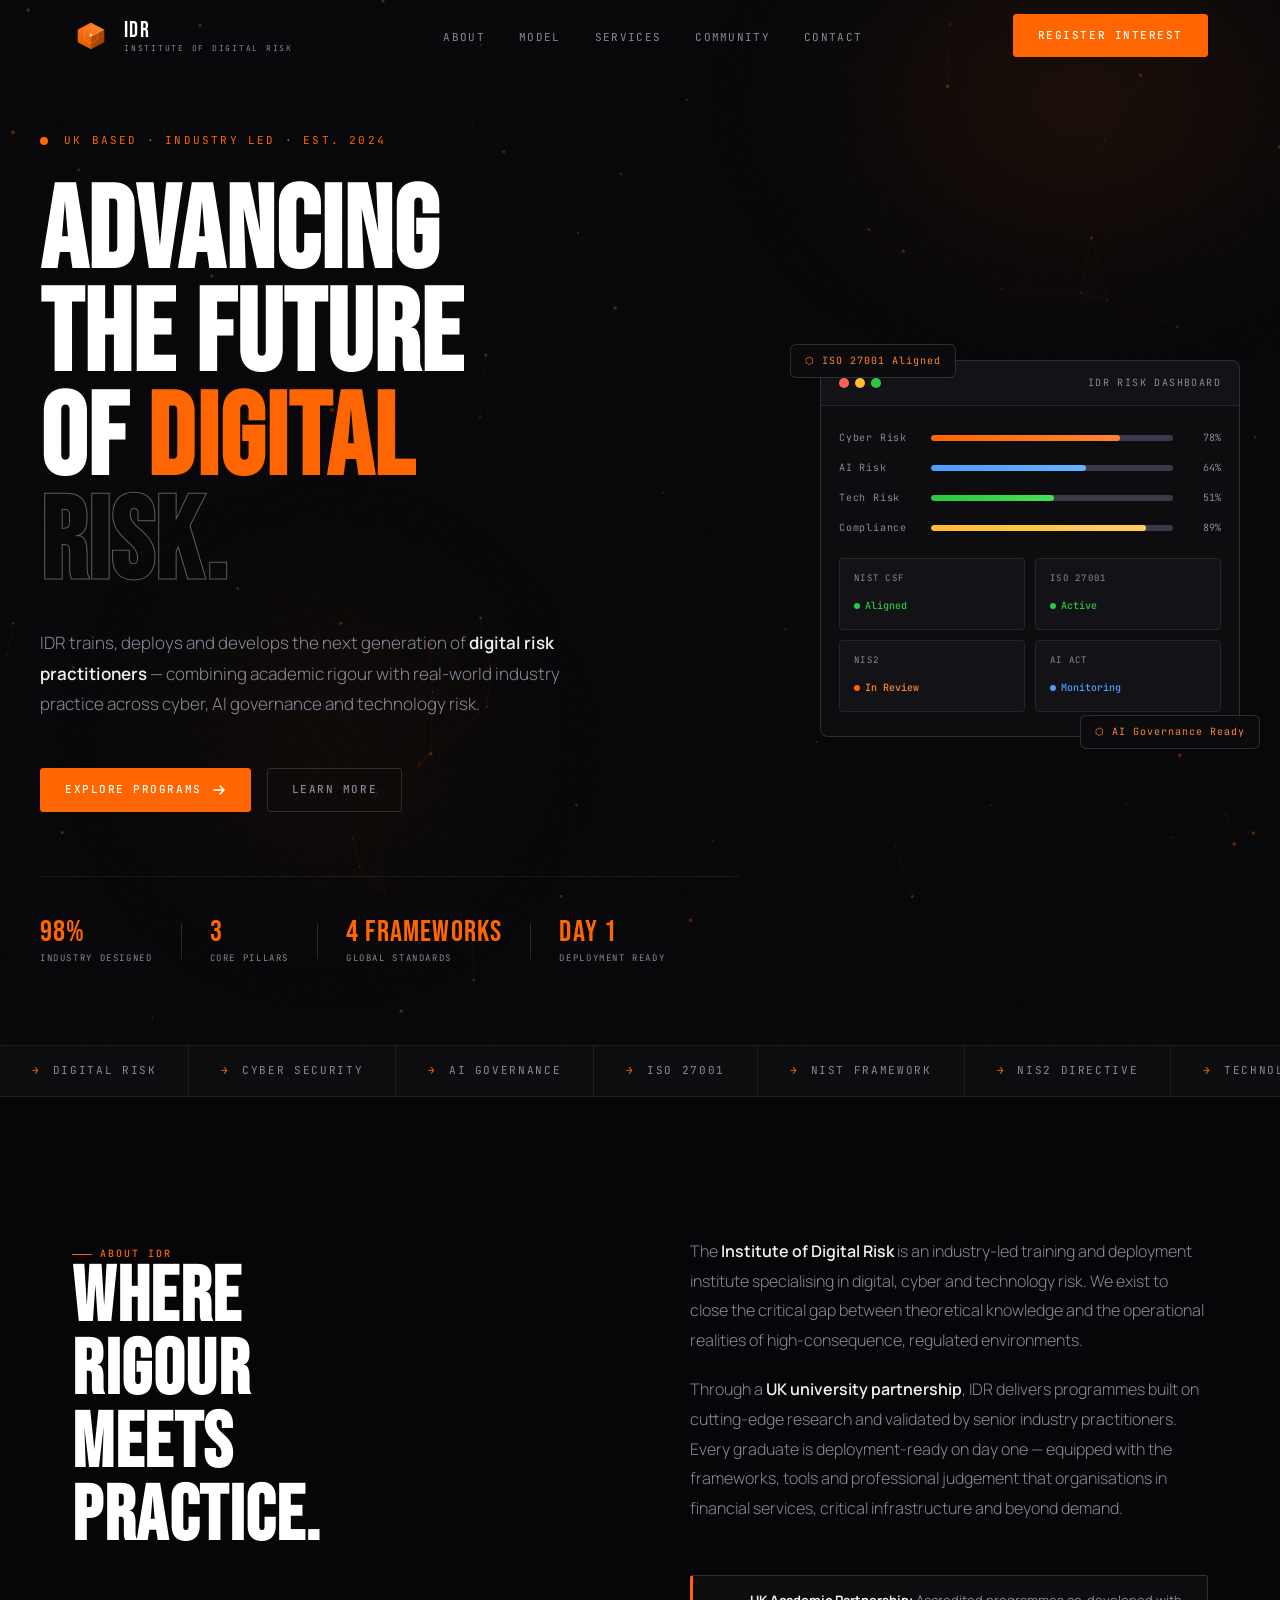
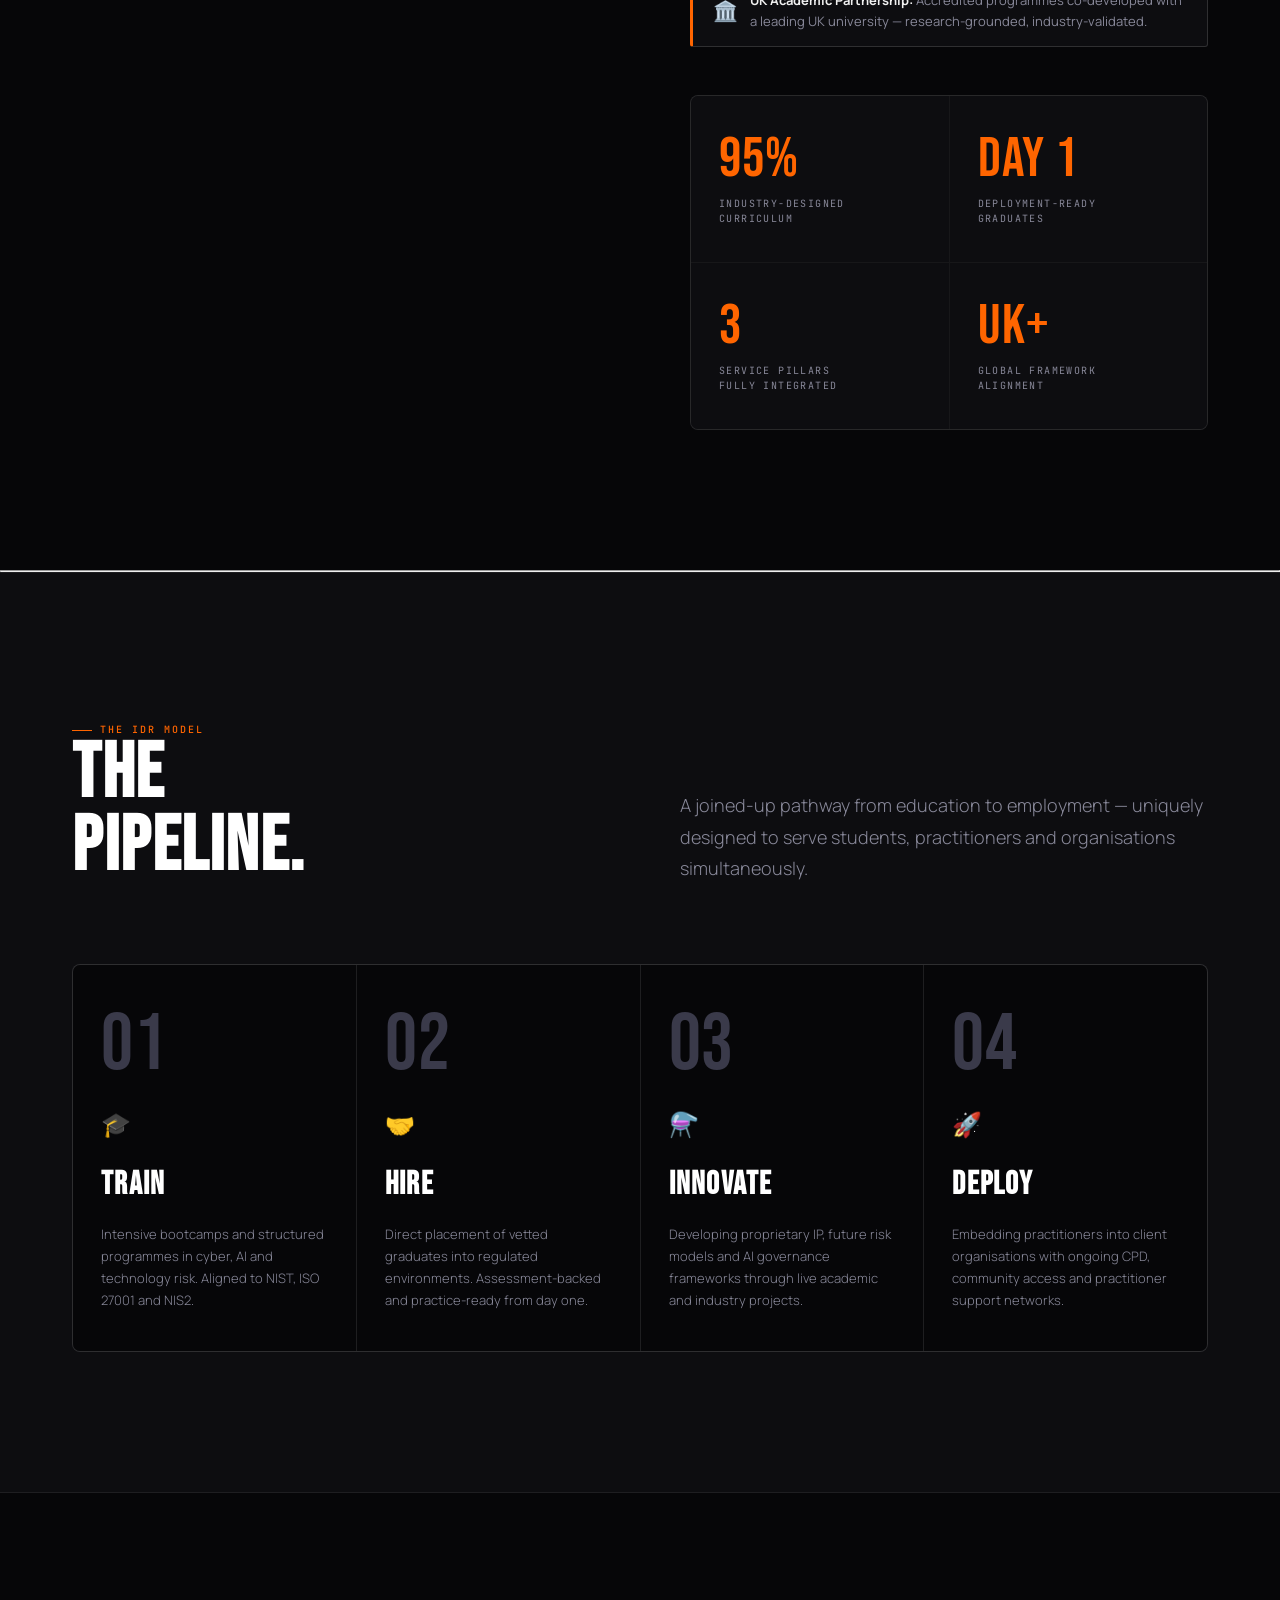
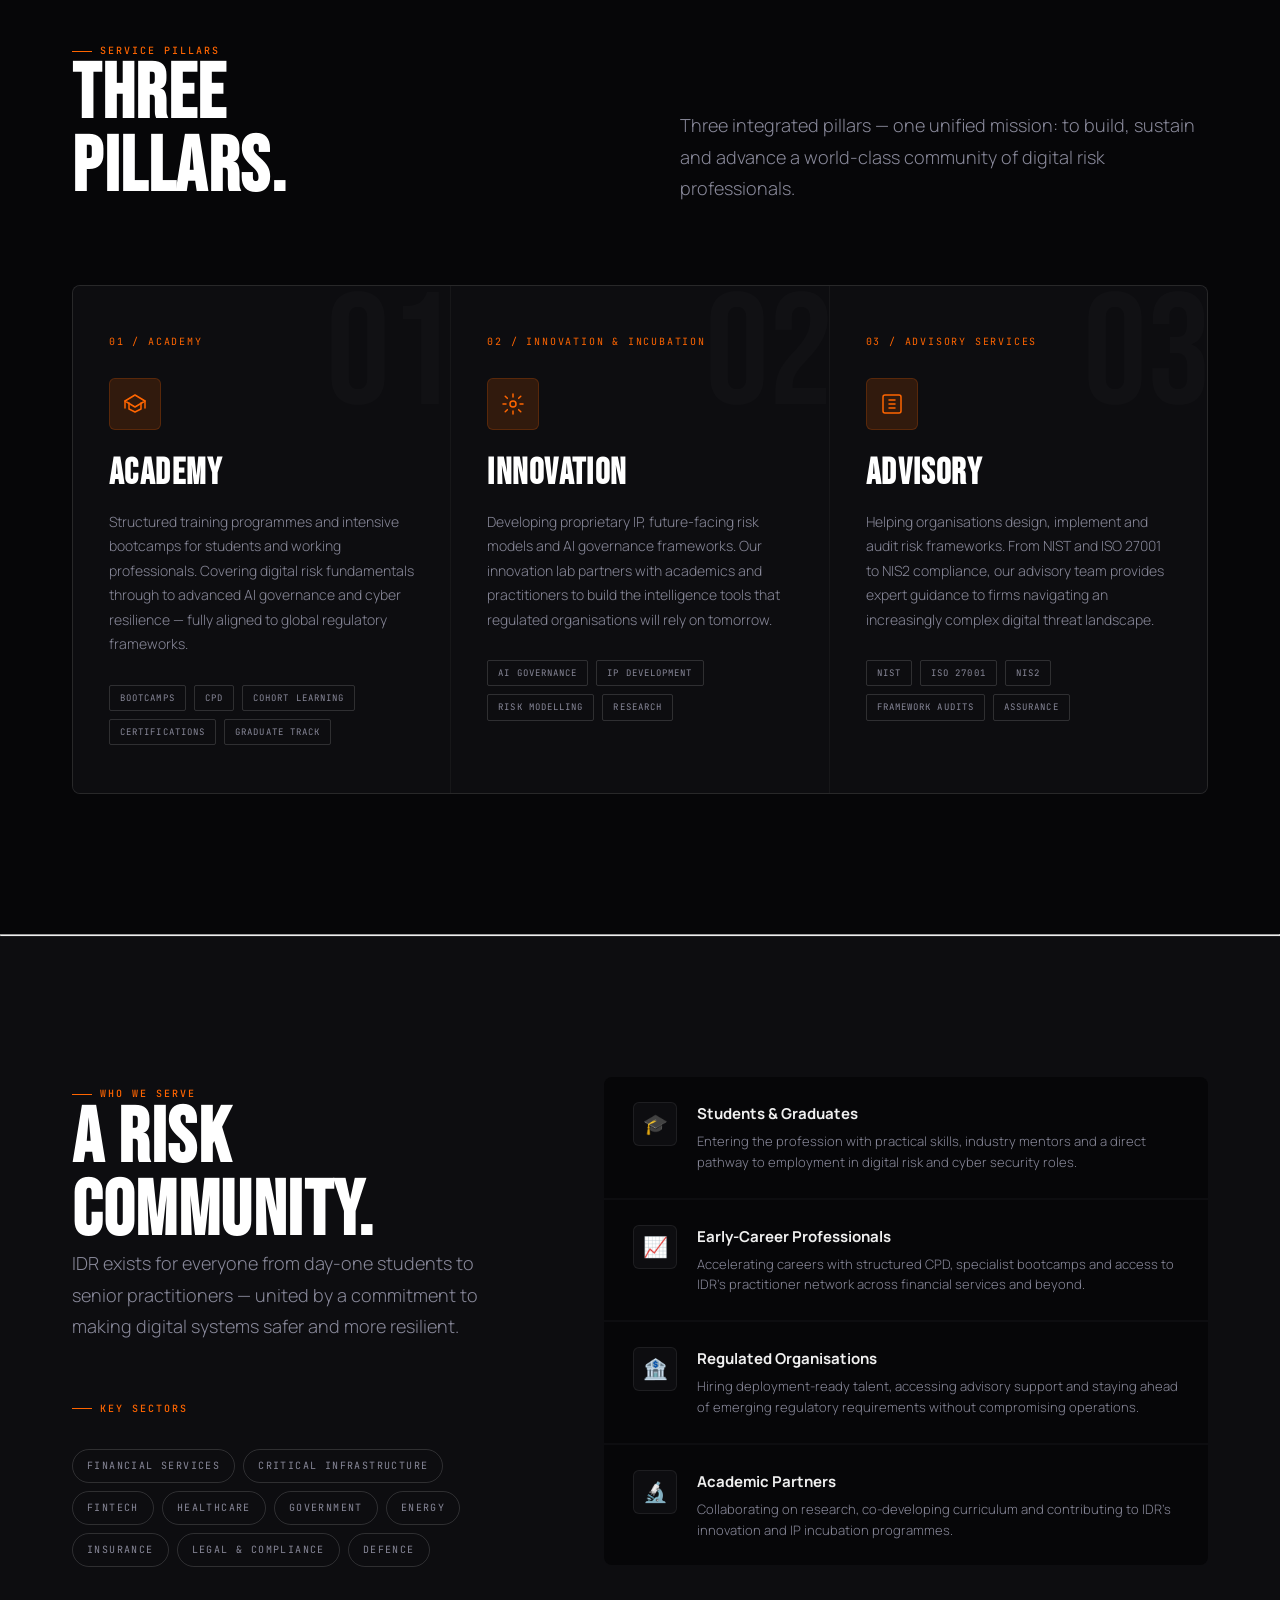
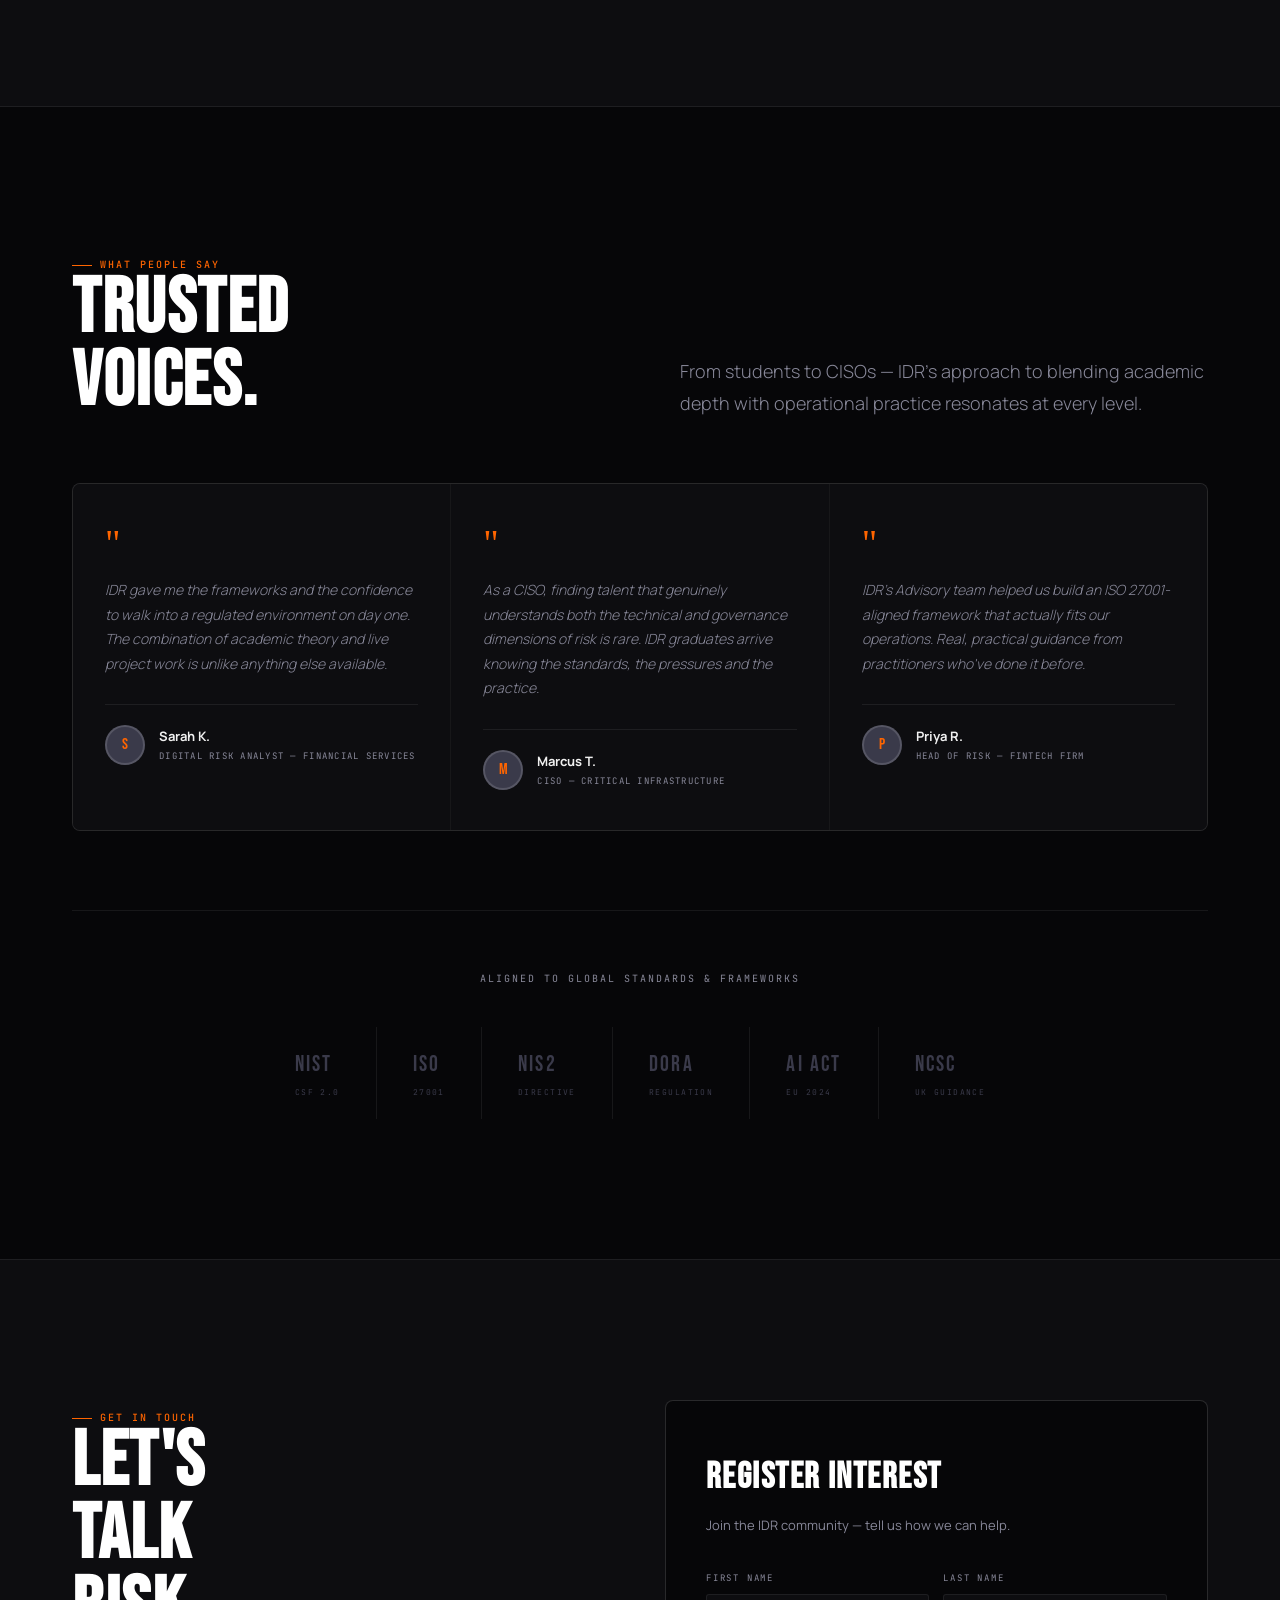
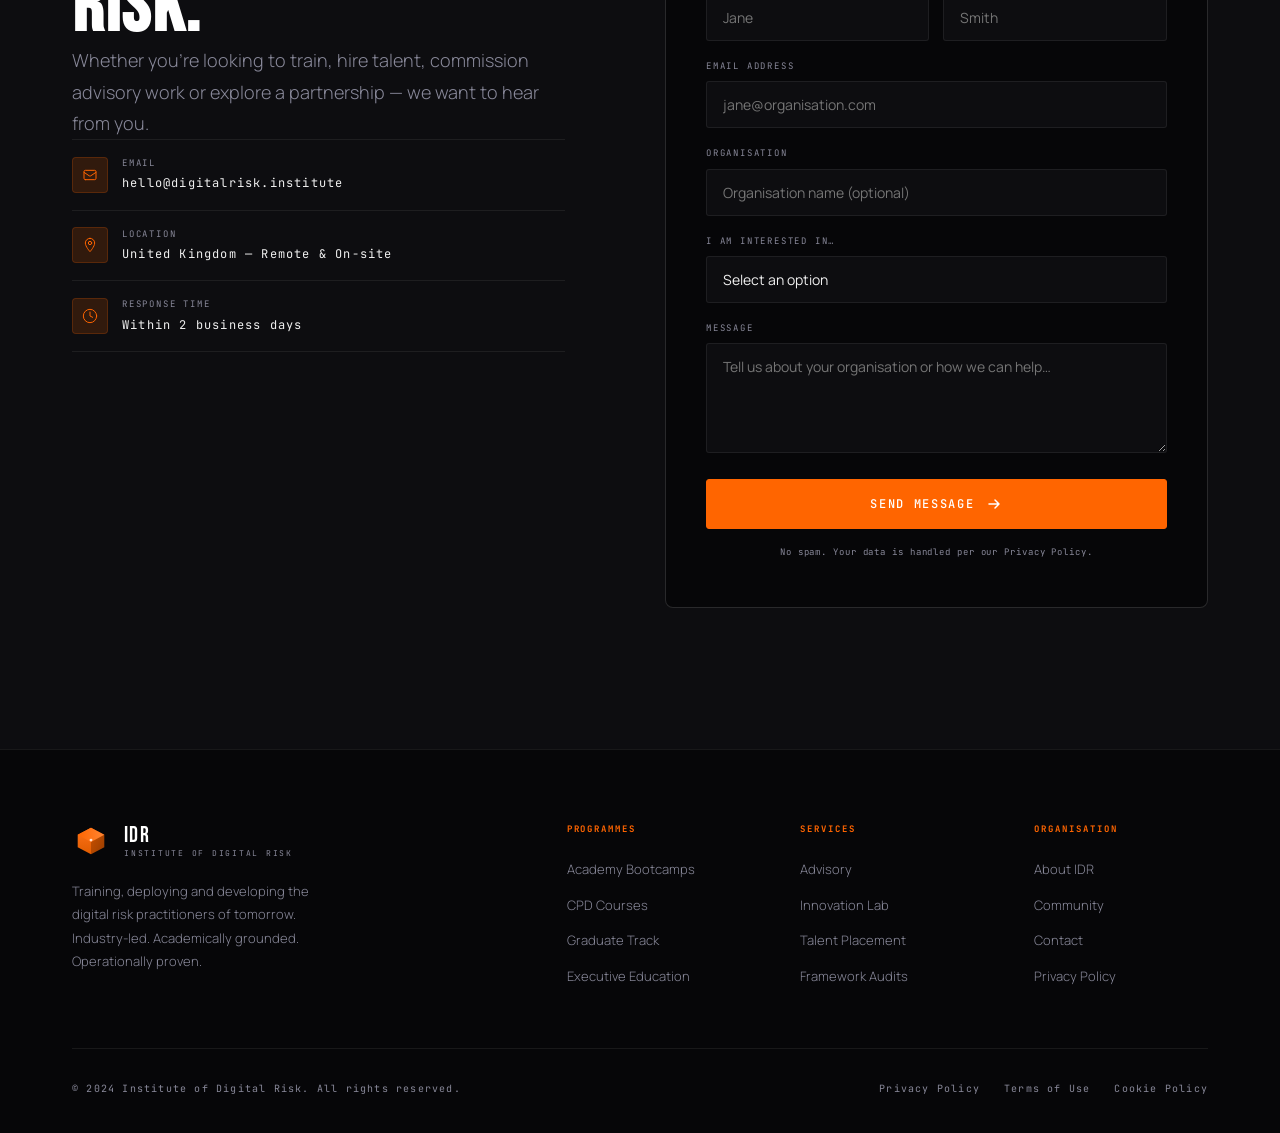
<file: index.html>
<!doctype html>
<html lang="en">
  <head>
    <meta charset="UTF-8" />
    <meta name="viewport" content="width=device-width, initial-scale=1.0" />
    <meta
      name="description"
      content="Institute of Digital Risk — training, deploying and developing the next generation of digital risk practitioners across cyber, AI and technology risk."
    />
    <meta
      name="keywords"
      content="digital risk, cyber security training, AI governance, technology risk, ISO 27001, NIST, NIS2, digital risk institute, UK"
    />
    <meta name="author" content="Institute of Digital Risk" />
    <meta name="robots" content="index, follow" />

    <!-- Canonical -->
    <link rel="canonical" href="https://idr-website-eight.vercel.app/" />

    <!-- Open Graph — controls preview on LinkedIn, WhatsApp, Facebook -->
    <meta property="og:type" content="website" />
    <meta property="og:url" content="https://idr-website-eight.vercel.app/" />
    <meta property="og:title" content="Institute of Digital Risk | IDR" />
    <meta
      property="og:description"
      content="Training, deploying and developing the next generation of digital risk practitioners. Industry-led. Academically grounded. Operationally proven."
    />
    <meta
      property="og:image"
      content="https://idr-website-eight.vercel.app/images/og-image.png"
    />
    <meta property="og:image:width" content="1200" />
    <meta property="og:image:height" content="630" />
    <meta property="og:site_name" content="Institute of Digital Risk" />
    <meta property="og:locale" content="en_GB" />

    <!-- Twitter / X Card -->
    <meta name="twitter:card" content="summary_large_image" />
    <meta name="twitter:title" content="Institute of Digital Risk | IDR" />
    <meta
      name="twitter:description"
      content="Training, deploying and developing the next generation of digital risk practitioners. Industry-led. Academically grounded. Operationally proven."
    />
    <meta
      name="twitter:image"
      content="https://idr-website-eight.vercel.app/images/og-image.png"
    />

    <!-- Favicons -->
    <link rel="icon" type="image/x-icon" href="/images/favicon.ico" />
    <link
      rel="icon"
      type="image/png"
      sizes="32x32"
      href="/images/favicon-32.png"
    />
    <link
      rel="apple-touch-icon"
      sizes="256x256"
      href="/images/favicon-256.png"
    />
    <meta name="theme-color" content="#ff6500" />

    <title>Institute of Digital Risk | IDR</title>

    <!-- Fonts -->
    <link rel="preconnect" href="https://fonts.googleapis.com" />
    <link rel="preconnect" href="https://fonts.gstatic.com" crossorigin />
    <link
      href="https://fonts.googleapis.com/css2?family=Bebas+Neue&family=Manrope:wght@300;400;500;600;700;800&family=JetBrains+Mono:wght@400;500&display=swap"
      rel="stylesheet"
    />

    <!-- Stylesheet -->
    <link rel="stylesheet" href="/css/style.css" />
  </head>

  <body>
    <!-- Skip to content — keyboard accessibility -->
    <a href="#about" class="skip-link">Skip to content</a>

    <!-- Custom cursor -->
    <div id="cursor" aria-hidden="true"></div>
    <div id="cursor-ring" aria-hidden="true"></div>

    <!-- ============================================================
       NAVIGATION
  ============================================================ -->
    <nav id="navbar" role="navigation" aria-label="Main navigation">
      <div class="wrap nav-inner">
        <a href="#hero" class="nav-logo" aria-label="IDR Home">
          <div class="nav-logo-mark">
            <svg
              viewBox="0 0 80 80"
              fill="none"
              xmlns="http://www.w3.org/2000/svg"
              aria-hidden="true"
            >
              <defs>
                <linearGradient id="lg1" x1="0" y1="0" x2="1" y2="0">
                  <stop offset="0%" stop-color="#ff6500" />
                  <stop offset="100%" stop-color="#ff8533" />
                </linearGradient>
                <linearGradient id="lg2" x1="0" y1="0" x2="1" y2="1">
                  <stop offset="0%" stop-color="#cc5200" />
                  <stop offset="100%" stop-color="#993d00" />
                </linearGradient>
                <linearGradient id="lg3" x1="0" y1="0" x2="0" y2="1">
                  <stop offset="0%" stop-color="#ff7219" />
                  <stop offset="100%" stop-color="#e05c00" />
                </linearGradient>
              </defs>
              <polygon
                points="40,12 12,27 12,53 40,68 40,42"
                fill="url(#lg3)"
              />
              <polygon
                points="40,12 68,27 68,53 40,68 40,42"
                fill="url(#lg2)"
              />
              <polygon points="40,12 12,27 40,42 68,27" fill="url(#lg1)" />
              <path
                d="M40 20 L54 27 L54 40 Q54 50 40 55 Q26 50 26 40 L26 27 Z"
                fill="none"
                stroke="rgba(255,255,255,0.25)"
                stroke-width="1.5"
              />
              <circle cx="40" cy="38" r="3" fill="white" opacity="0.8" />
            </svg>
          </div>
          <div class="nav-logo-text">
            <span class="logo-abbr">IDR</span>
            <span class="logo-full">Institute of Digital Risk</span>
          </div>
        </a>

        <ul class="nav-links" role="list">
          <li><a href="#about" class="nav-link">About</a></li>
          <li><a href="#pipeline" class="nav-link">Model</a></li>
          <li><a href="#services" class="nav-link">Services</a></li>
          <li><a href="#community" class="nav-link">Community</a></li>
          <li><a href="#contact" class="nav-link">Contact</a></li>
        </ul>

        <div class="nav-cta-wrap">
          <a href="#contact" class="btn btn-primary">Register Interest</a>
        </div>

        <button
          class="hamburger"
          id="hamburger"
          aria-label="Toggle menu"
          aria-expanded="false"
        >
          <span></span><span></span><span></span>
        </button>
      </div>
    </nav>

    <!-- Mobile nav -->
    <nav class="mobile-nav" id="mobileNav" aria-label="Mobile navigation">
      <a href="#about" class="mobile-nav-link" data-mobile-link>About</a>
      <a href="#pipeline" class="mobile-nav-link" data-mobile-link>Model</a>
      <a href="#services" class="mobile-nav-link" data-mobile-link>Services</a>
      <a href="#community" class="mobile-nav-link" data-mobile-link
        >Community</a
      >
      <a href="#contact" class="mobile-nav-link" data-mobile-link>Contact</a>
      <div class="mobile-nav-bottom">
        <a href="#contact" class="btn btn-primary" data-mobile-link
          >Register Interest →</a
        >
      </div>
    </nav>

    <!-- ============================================================
       MAIN CONTENT
  ============================================================ -->
    <main>
      <!-- HERO -->
      <section id="hero" aria-label="Hero">
        <canvas id="hero-canvas" aria-hidden="true"></canvas>
        <div class="hero-glow hero-glow-1" aria-hidden="true"></div>
        <div class="hero-glow hero-glow-2" aria-hidden="true"></div>

        <div class="wrap hero-inner">
          <div class="hero-copy">
            <div class="hero-eyebrow">
              <span class="eyebrow-dot" aria-hidden="true"></span>
              <span class="eyebrow-text"
                >UK Based · Industry Led · Est. 2024</span
              >
            </div>

            <h1 class="hero-headline">
              <span id="scramble-text">ADVANCING</span><br />
              THE FUTURE<br />
              OF <span class="accent">DIGITAL</span><br />
              <span class="outline">RISK.</span>
            </h1>

            <p class="hero-sub">
              IDR trains, deploys and develops the next generation of
              <strong>digital risk practitioners</strong> — combining academic
              rigour with real-world industry practice across cyber, AI
              governance and technology risk.
            </p>

            <div class="hero-actions">
              <a href="#services" class="btn btn-primary">
                Explore Programs
                <svg
                  width="14"
                  height="14"
                  viewBox="0 0 14 14"
                  fill="none"
                  aria-hidden="true"
                >
                  <path
                    d="M2 7h10M8 3l4 4-4 4"
                    stroke="currentColor"
                    stroke-width="1.5"
                    stroke-linecap="round"
                    stroke-linejoin="round"
                  />
                </svg>
              </a>
              <a href="#about" class="btn btn-ghost">Learn More</a>
            </div>

            <div class="hero-trust" aria-label="Key facts">
              <div class="trust-item">
                <span
                  class="trust-val"
                  data-count-to="100"
                  data-count-suffix="%"
                  >0%</span
                >
                <span class="trust-label">Industry Designed</span>
              </div>
              <div class="trust-sep" aria-hidden="true"></div>
              <div class="trust-item">
                <span class="trust-val" data-count-to="3" data-count-suffix=""
                  >0</span
                >
                <span class="trust-label">Core Pillars</span>
              </div>
              <div class="trust-sep" aria-hidden="true"></div>
              <div class="trust-item">
                <span
                  class="trust-val"
                  data-count-to="4"
                  data-count-suffix=" Frameworks"
                  >0</span
                >
                <span class="trust-label">Global Standards</span>
              </div>
              <div class="trust-sep" aria-hidden="true"></div>
              <div class="trust-item">
                <span class="trust-val">Day 1</span>
                <span class="trust-label">Deployment Ready</span>
              </div>
            </div>
          </div>

          <div class="hero-visual" aria-hidden="true">
            <div class="vis-chip vis-chip-1">⬡ ISO 27001 Aligned</div>
            <div class="vis-chip vis-chip-2">⬡ AI Governance Ready</div>

            <div class="risk-card">
              <div class="risk-card-header">
                <div class="risk-card-dots">
                  <span class="rcd-1"></span><span class="rcd-2"></span
                  ><span class="rcd-3"></span>
                </div>
                <span class="risk-card-label">IDR Risk Dashboard</span>
              </div>
              <div class="risk-card-body">
                <div class="gauge-row">
                  <span class="gauge-label">Cyber Risk</span>
                  <div class="gauge-track">
                    <div
                      class="gauge-fill"
                      data-width="78"
                      style="
                        background: linear-gradient(90deg, #ff6500, #ff8533);
                      "
                    ></div>
                  </div>
                  <span class="gauge-val">78%</span>
                </div>
                <div class="gauge-row">
                  <span class="gauge-label">AI Risk</span>
                  <div class="gauge-track">
                    <div
                      class="gauge-fill"
                      data-width="64"
                      style="
                        background: linear-gradient(90deg, #4a9eff, #66b2ff);
                      "
                    ></div>
                  </div>
                  <span class="gauge-val">64%</span>
                </div>
                <div class="gauge-row">
                  <span class="gauge-label">Tech Risk</span>
                  <div class="gauge-track">
                    <div
                      class="gauge-fill"
                      data-width="51"
                      style="
                        background: linear-gradient(90deg, #28c840, #44e058);
                      "
                    ></div>
                  </div>
                  <span class="gauge-val">51%</span>
                </div>
                <div class="gauge-row">
                  <span class="gauge-label">Compliance</span>
                  <div class="gauge-track">
                    <div
                      class="gauge-fill"
                      data-width="89"
                      style="
                        background: linear-gradient(90deg, #febc2e, #ffd060);
                      "
                    ></div>
                  </div>
                  <span class="gauge-val">89%</span>
                </div>
                <div class="status-grid">
                  <div class="status-item">
                    <div class="status-name">NIST CSF</div>
                    <span class="status-badge s-green"
                      ><span class="dot"></span>Aligned</span
                    >
                  </div>
                  <div class="status-item">
                    <div class="status-name">ISO 27001</div>
                    <span class="status-badge s-green"
                      ><span class="dot"></span>Active</span
                    >
                  </div>
                  <div class="status-item">
                    <div class="status-name">NIS2</div>
                    <span class="status-badge s-orange"
                      ><span class="dot"></span>In Review</span
                    >
                  </div>
                  <div class="status-item">
                    <div class="status-name">AI Act</div>
                    <span class="status-badge s-blue"
                      ><span class="dot"></span>Monitoring</span
                    >
                  </div>
                </div>
              </div>
            </div>
          </div>
        </div>
      </section>

      <!-- TICKER -->
      <div class="ticker-section" aria-hidden="true">
        <div class="ticker-track">
          <span class="ticker-item"><span>→</span>Digital Risk</span>
          <span class="ticker-item"><span>→</span>Cyber Security</span>
          <span class="ticker-item"><span>→</span>AI Governance</span>
          <span class="ticker-item"><span>→</span>ISO 27001</span>
          <span class="ticker-item"><span>→</span>NIST Framework</span>
          <span class="ticker-item"><span>→</span>NIS2 Directive</span>
          <span class="ticker-item"><span>→</span>Technology Risk</span>
          <span class="ticker-item"><span>→</span>Industry Training</span>
          <span class="ticker-item"><span>→</span>Risk Deployment</span>
          <span class="ticker-item"><span>→</span>UK University Partner</span>
          <span class="ticker-item"><span>→</span>Digital Risk</span>
          <span class="ticker-item"><span>→</span>Cyber Security</span>
          <span class="ticker-item"><span>→</span>AI Governance</span>
          <span class="ticker-item"><span>→</span>ISO 27001</span>
          <span class="ticker-item"><span>→</span>NIST Framework</span>
          <span class="ticker-item"><span>→</span>NIS2 Directive</span>
          <span class="ticker-item"><span>→</span>Technology Risk</span>
          <span class="ticker-item"><span>→</span>Industry Training</span>
          <span class="ticker-item"><span>→</span>Risk Deployment</span>
          <span class="ticker-item"><span>→</span>UK University Partner</span>
        </div>
      </div>

      <!-- ABOUT -->
      <section id="about" aria-labelledby="about-title">
        <div class="wrap">
          <div class="about-grid">
            <div class="about-left">
              <span class="label-tag" data-reveal>About IDR</span>
              <h2
                class="section-title"
                id="about-title"
                data-reveal
                data-delay="1"
              >
                WHERE<br />RIGOUR<br />MEETS<br />PRACTICE.
              </h2>
            </div>
            <div class="about-right" data-reveal data-delay="2">
              <div class="about-body">
                <p>
                  The <strong>Institute of Digital Risk</strong> is an
                  industry-led training and deployment institute specialising in
                  digital, cyber and technology risk. We exist to close the
                  critical gap between theoretical knowledge and the operational
                  realities of high-consequence, regulated environments.
                </p>
                <p>
                  Through a <strong>UK university partnership</strong>, IDR
                  delivers programmes built on cutting-edge research and
                  validated by senior industry practitioners. Every graduate is
                  deployment-ready on day one — equipped with the frameworks,
                  tools and professional judgement that organisations in
                  financial services, critical infrastructure and beyond demand.
                </p>
              </div>
              <div class="about-badge" data-reveal data-delay="3">
                <span class="badge-icon" aria-hidden="true">🏛️</span>
                <p>
                  <strong>UK Academic Partnership:</strong> Accredited
                  programmes co-developed with a leading UK university —
                  research-grounded, industry-validated.
                </p>
              </div>
              <div
                class="stat-grid"
                style="margin-top: 48px"
                data-reveal
                data-delay="3"
              >
                <div class="stat-cell">
                  <div
                    class="stat-num"
                    data-count-to="100"
                    data-count-suffix="%"
                  >
                    0%
                  </div>
                  <div class="stat-desc">Industry-designed<br />curriculum</div>
                </div>
                <div class="stat-cell">
                  <div class="stat-num">Day 1</div>
                  <div class="stat-desc">Deployment-ready<br />graduates</div>
                </div>
                <div class="stat-cell">
                  <div class="stat-num" data-count-to="3" data-count-suffix="">
                    0
                  </div>
                  <div class="stat-desc">
                    Service pillars<br />fully integrated
                  </div>
                </div>
                <div class="stat-cell">
                  <div class="stat-num">UK+</div>
                  <div class="stat-desc">Global framework<br />alignment</div>
                </div>
              </div>
            </div>
          </div>
        </div>
      </section>

      <hr class="divider" />

      <!-- PIPELINE -->
      <section id="pipeline" aria-labelledby="pipeline-title">
        <div class="wrap">
          <div class="pipeline-header">
            <div>
              <span class="label-tag" data-reveal>The IDR Model</span>
              <h2
                class="section-title"
                id="pipeline-title"
                data-reveal
                data-delay="1"
              >
                THE<br />PIPELINE.
              </h2>
            </div>
            <div data-reveal data-delay="2">
              <p class="body-lg">
                A joined-up pathway from education to employment — uniquely
                designed to serve students, practitioners and organisations
                simultaneously.
              </p>
            </div>
          </div>
          <div class="pipeline-steps" data-reveal>
            <div class="pipeline-step">
              <div class="pipeline-step-num">01</div>
              <div class="pipeline-step-icon" aria-hidden="true">🎓</div>
              <h3>Train</h3>
              <p>
                Intensive bootcamps and structured programmes in cyber, AI and
                technology risk. Aligned to NIST, ISO 27001 and NIS2.
              </p>
              <div class="pipeline-step-bar" aria-hidden="true"></div>
            </div>
            <div class="pipeline-step">
              <div class="pipeline-step-num">02</div>
              <div class="pipeline-step-icon" aria-hidden="true">🤝</div>
              <h3>Hire</h3>
              <p>
                Direct placement of vetted graduates into regulated
                environments. Assessment-backed and practice-ready from day one.
              </p>
              <div class="pipeline-step-bar" aria-hidden="true"></div>
            </div>
            <div class="pipeline-step">
              <div class="pipeline-step-num">03</div>
              <div class="pipeline-step-icon" aria-hidden="true">⚗️</div>
              <h3>Innovate</h3>
              <p>
                Developing proprietary IP, future risk models and AI governance
                frameworks through live academic and industry projects.
              </p>
              <div class="pipeline-step-bar" aria-hidden="true"></div>
            </div>
            <div class="pipeline-step">
              <div class="pipeline-step-num">04</div>
              <div class="pipeline-step-icon" aria-hidden="true">🚀</div>
              <h3>Deploy</h3>
              <p>
                Embedding practitioners into client organisations with ongoing
                CPD, community access and practitioner support networks.
              </p>
              <div class="pipeline-step-bar" aria-hidden="true"></div>
            </div>
          </div>
        </div>
      </section>

      <!-- SERVICES -->
      <section id="services" aria-labelledby="services-title">
        <div class="wrap">
          <div class="services-intro">
            <div>
              <span class="label-tag" data-reveal>Service Pillars</span>
              <h2
                class="section-title"
                id="services-title"
                data-reveal
                data-delay="1"
              >
                THREE<br />PILLARS.
              </h2>
            </div>
            <div data-reveal data-delay="2">
              <p class="body-lg">
                Three integrated pillars — one unified mission: to build,
                sustain and advance a world-class community of digital risk
                professionals.
              </p>
            </div>
          </div>
          <div class="services-grid" data-reveal data-delay="1">
            <article class="service-card">
              <div class="card-watermark" aria-hidden="true">01</div>
              <div class="card-tag">01 / Academy</div>
              <div class="card-icon-wrap">
                <svg
                  viewBox="0 0 24 24"
                  fill="none"
                  stroke-width="1.5"
                  stroke-linecap="round"
                  stroke-linejoin="round"
                  aria-hidden="true"
                >
                  <path d="M12 3L2 9l10 6 10-6-10-6z" />
                  <path d="M2 9v7" />
                  <path d="M22 9v7" />
                  <path d="M6 11v6l6 3 6-3v-6" />
                </svg>
              </div>
              <h3>Academy</h3>
              <p>
                Structured training programmes and intensive bootcamps for
                students and working professionals. Covering digital risk
                fundamentals through to advanced AI governance and cyber
                resilience — fully aligned to global regulatory frameworks.
              </p>
              <div class="card-pills">
                <span class="pill">Bootcamps</span><span class="pill">CPD</span>
                <span class="pill">Cohort Learning</span
                ><span class="pill">Certifications</span>
                <span class="pill">Graduate Track</span>
              </div>
            </article>

            <article class="service-card">
              <div class="card-watermark" aria-hidden="true">02</div>
              <div class="card-tag">02 / Innovation &amp; Incubation</div>
              <div class="card-icon-wrap">
                <svg
                  viewBox="0 0 24 24"
                  fill="none"
                  stroke-width="1.5"
                  stroke-linecap="round"
                  stroke-linejoin="round"
                  aria-hidden="true"
                >
                  <circle cx="12" cy="12" r="3" />
                  <path
                    d="M12 2v3M12 19v3M2 12h3M19 12h3M4.22 4.22l2.12 2.12M17.66 17.66l2.12 2.12M4.22 19.78l2.12-2.12M17.66 6.34l2.12-2.12"
                  />
                </svg>
              </div>
              <h3>Innovation</h3>
              <p>
                Developing proprietary IP, future-facing risk models and AI
                governance frameworks. Our innovation lab partners with
                academics and practitioners to build the intelligence tools that
                regulated organisations will rely on tomorrow.
              </p>
              <div class="card-pills">
                <span class="pill">AI Governance</span
                ><span class="pill">IP Development</span>
                <span class="pill">Risk Modelling</span
                ><span class="pill">Research</span>
              </div>
            </article>

            <article class="service-card">
              <div class="card-watermark" aria-hidden="true">03</div>
              <div class="card-tag">03 / Advisory Services</div>
              <div class="card-icon-wrap">
                <svg
                  viewBox="0 0 24 24"
                  fill="none"
                  stroke-width="1.5"
                  stroke-linecap="round"
                  stroke-linejoin="round"
                  aria-hidden="true"
                >
                  <path
                    d="M9 12h6M9 16h6M9 8h6M5 3h14a2 2 0 012 2v14a2 2 0 01-2 2H5a2 2 0 01-2-2V5a2 2 0 012-2z"
                  />
                </svg>
              </div>
              <h3>Advisory</h3>
              <p>
                Helping organisations design, implement and audit risk
                frameworks. From NIST and ISO 27001 to NIS2 compliance, our
                advisory team provides expert guidance to firms navigating an
                increasingly complex digital threat landscape.
              </p>
              <div class="card-pills">
                <span class="pill">NIST</span
                ><span class="pill">ISO 27001</span>
                <span class="pill">NIS2</span
                ><span class="pill">Framework Audits</span>
                <span class="pill">Assurance</span>
              </div>
            </article>
          </div>
        </div>
      </section>

      <hr class="divider" />

      <!-- COMMUNITY -->
      <section id="community" aria-labelledby="community-title">
        <div class="wrap">
          <div class="community-grid">
            <div class="community-left">
              <span class="label-tag" data-reveal>Who We Serve</span>
              <h2
                class="section-title"
                id="community-title"
                data-reveal
                data-delay="1"
              >
                A RISK<br />COMMUNITY.
              </h2>
              <p class="body-lg" data-reveal data-delay="2">
                IDR exists for everyone from day-one students to senior
                practitioners — united by a commitment to making digital systems
                safer and more resilient.
              </p>
              <div style="margin-top: 48px" data-reveal data-delay="3">
                <span
                  class="label-tag"
                  style="margin-bottom: 16px; display: inline-flex"
                  >Key Sectors</span
                >
                <div class="sectors-wrap" style="margin-top: 16px">
                  <span class="sector-tag">Financial Services</span>
                  <span class="sector-tag">Critical Infrastructure</span>
                  <span class="sector-tag">Fintech</span>
                  <span class="sector-tag">Healthcare</span>
                  <span class="sector-tag">Government</span>
                  <span class="sector-tag">Energy</span>
                  <span class="sector-tag">Insurance</span>
                  <span class="sector-tag">Legal &amp; Compliance</span>
                  <span class="sector-tag">Defence</span>
                </div>
              </div>
            </div>
            <ul class="audience-stack" data-reveal data-delay="2" role="list">
              <li class="audience-card">
                <div class="aud-icon" aria-hidden="true">🎓</div>
                <div>
                  <div class="aud-title">Students &amp; Graduates</div>
                  <p class="aud-desc">
                    Entering the profession with practical skills, industry
                    mentors and a direct pathway to employment in digital risk
                    and cyber security roles.
                  </p>
                </div>
              </li>
              <li class="audience-card">
                <div class="aud-icon" aria-hidden="true">📈</div>
                <div>
                  <div class="aud-title">Early-Career Professionals</div>
                  <p class="aud-desc">
                    Accelerating careers with structured CPD, specialist
                    bootcamps and access to IDR's practitioner network across
                    financial services and beyond.
                  </p>
                </div>
              </li>
              <li class="audience-card">
                <div class="aud-icon" aria-hidden="true">🏦</div>
                <div>
                  <div class="aud-title">Regulated Organisations</div>
                  <p class="aud-desc">
                    Hiring deployment-ready talent, accessing advisory support
                    and staying ahead of emerging regulatory requirements
                    without compromising operations.
                  </p>
                </div>
              </li>
              <li class="audience-card">
                <div class="aud-icon" aria-hidden="true">🔬</div>
                <div>
                  <div class="aud-title">Academic Partners</div>
                  <p class="aud-desc">
                    Collaborating on research, co-developing curriculum and
                    contributing to IDR's innovation and IP incubation
                    programmes.
                  </p>
                </div>
              </li>
            </ul>
          </div>
        </div>
      </section>

      <!-- PROOF -->
      <section id="proof" aria-labelledby="proof-title">
        <div class="wrap">
          <div class="proof-header">
            <div>
              <span class="label-tag" data-reveal>What People Say</span>
              <h2
                class="section-title"
                id="proof-title"
                data-reveal
                data-delay="1"
              >
                TRUSTED<br />VOICES.
              </h2>
            </div>
            <div data-reveal data-delay="2">
              <p class="body-lg">
                From students to CISOs — IDR's approach to blending academic
                depth with operational practice resonates at every level.
              </p>
            </div>
          </div>
          <div class="testimonials" data-reveal data-delay="1">
            <div class="testimonial">
              <div class="testimonial-quote" aria-hidden="true">"</div>
              <p class="testimonial-text">
                IDR gave me the frameworks and the confidence to walk into a
                regulated environment on day one. The combination of academic
                theory and live project work is unlike anything else available.
              </p>
              <div class="testimonial-author">
                <div class="author-avatar" aria-hidden="true">S</div>
                <div>
                  <div class="author-name">Sarah K.</div>
                  <div class="author-role">
                    Digital Risk Analyst — Financial Services
                  </div>
                </div>
              </div>
            </div>
            <div class="testimonial">
              <div class="testimonial-quote" aria-hidden="true">"</div>
              <p class="testimonial-text">
                As a CISO, finding talent that genuinely understands both the
                technical and governance dimensions of risk is rare. IDR
                graduates arrive knowing the standards, the pressures and the
                practice.
              </p>
              <div class="testimonial-author">
                <div class="author-avatar" aria-hidden="true">M</div>
                <div>
                  <div class="author-name">Marcus T.</div>
                  <div class="author-role">CISO — Critical Infrastructure</div>
                </div>
              </div>
            </div>
            <div class="testimonial">
              <div class="testimonial-quote" aria-hidden="true">"</div>
              <p class="testimonial-text">
                IDR's Advisory team helped us build an ISO 27001-aligned
                framework that actually fits our operations. Real, practical
                guidance from practitioners who've done it before.
              </p>
              <div class="testimonial-author">
                <div class="author-avatar" aria-hidden="true">P</div>
                <div>
                  <div class="author-name">Priya R.</div>
                  <div class="author-role">Head of Risk — Fintech Firm</div>
                </div>
              </div>
            </div>
          </div>
          <div class="frameworks" data-reveal data-delay="2">
            <p class="frameworks-label">
              Aligned to global standards &amp; frameworks
            </p>
            <div class="frameworks-row">
              <div class="framework-item">
                NIST<span class="framework-sub">CSF 2.0</span>
              </div>
              <div class="framework-item">
                ISO<span class="framework-sub">27001</span>
              </div>
              <div class="framework-item">
                NIS2<span class="framework-sub">Directive</span>
              </div>
              <div class="framework-item">
                DORA<span class="framework-sub">Regulation</span>
              </div>
              <div class="framework-item">
                AI Act<span class="framework-sub">EU 2024</span>
              </div>
              <div class="framework-item">
                NCSC<span class="framework-sub">UK Guidance</span>
              </div>
            </div>
          </div>
        </div>
      </section>

      <!-- CONTACT -->
      <section id="contact" aria-labelledby="contact-title">
        <div class="wrap">
          <div class="contact-grid">
            <div class="contact-left">
              <span class="label-tag" data-reveal>Get in Touch</span>
              <h2
                class="section-title"
                id="contact-title"
                data-reveal
                data-delay="1"
              >
                LET'S<br />TALK<br />RISK.
              </h2>
              <p class="body-lg" data-reveal data-delay="2">
                Whether you're looking to train, hire talent, commission
                advisory work or explore a partnership — we want to hear from
                you.
              </p>
              <div data-reveal data-delay="3">
                <div class="contact-detail">
                  <div class="contact-detail-icon">
                    <svg
                      viewBox="0 0 24 24"
                      fill="none"
                      stroke-width="1.5"
                      stroke-linecap="round"
                      stroke-linejoin="round"
                      aria-hidden="true"
                    >
                      <path
                        d="M3 8l7.89 5.26a2 2 0 002.22 0L21 8M5 19h14a2 2 0 002-2V7a2 2 0 00-2-2H5a2 2 0 00-2 2v10a2 2 0 002 2z"
                      />
                    </svg>
                  </div>
                  <div class="contact-detail-text">
                    <strong>Email</strong
                    ><span>hello@digitalrisk.institute</span>
                  </div>
                </div>
                <div class="contact-detail">
                  <div class="contact-detail-icon">
                    <svg
                      viewBox="0 0 24 24"
                      fill="none"
                      stroke-width="1.5"
                      stroke-linecap="round"
                      stroke-linejoin="round"
                      aria-hidden="true"
                    >
                      <path
                        d="M12 2C8.13 2 5 5.13 5 9c0 5.25 7 13 7 13s7-7.75 7-13c0-3.87-3.13-7-7-7z"
                      />
                      <circle cx="12" cy="9" r="2.5" />
                    </svg>
                  </div>
                  <div class="contact-detail-text">
                    <strong>Location</strong
                    ><span>United Kingdom — Remote &amp; On-site</span>
                  </div>
                </div>
                <div class="contact-detail">
                  <div class="contact-detail-icon">
                    <svg
                      viewBox="0 0 24 24"
                      fill="none"
                      stroke-width="1.5"
                      stroke-linecap="round"
                      stroke-linejoin="round"
                      aria-hidden="true"
                    >
                      <circle cx="12" cy="12" r="10" />
                      <path d="M12 6v6l4 2" />
                    </svg>
                  </div>
                  <div class="contact-detail-text">
                    <strong>Response Time</strong
                    ><span>Within 2 business days</span>
                  </div>
                </div>
              </div>
            </div>

            <div class="form-wrap" data-reveal data-delay="2">
              <h3>Register Interest</h3>
              <p class="form-sub">
                Join the IDR community — tell us how we can help.
              </p>
              <form id="contactForm" novalidate>
                <div class="form-row">
                  <div class="form-group">
                    <label for="fname">First Name</label>
                    <input
                      type="text"
                      id="fname"
                      name="fname"
                      placeholder="Jane"
                      required
                      autocomplete="given-name"
                    />
                  </div>
                  <div class="form-group">
                    <label for="lname">Last Name</label>
                    <input
                      type="text"
                      id="lname"
                      name="lname"
                      placeholder="Smith"
                      required
                      autocomplete="family-name"
                    />
                  </div>
                </div>
                <div class="form-group">
                  <label for="email">Email Address</label>
                  <input
                    type="email"
                    id="email"
                    name="email"
                    placeholder="jane@organisation.com"
                    required
                    autocomplete="email"
                  />
                </div>
                <div class="form-group">
                  <label for="org">Organisation</label>
                  <input
                    type="text"
                    id="org"
                    name="org"
                    placeholder="Organisation name (optional)"
                    autocomplete="organization"
                  />
                </div>
                <div class="form-group">
                  <label for="interest">I am interested in…</label>
                  <select id="interest" name="interest">
                    <option value="" disabled selected>Select an option</option>
                    <option value="academy">
                      Academy / Training Programmes
                    </option>
                    <option value="hiring">Hiring IDR Talent</option>
                    <option value="advisory">Advisory Services</option>
                    <option value="partnership">
                      Academic / Industry Partnership
                    </option>
                    <option value="innovation">
                      Innovation &amp; Incubation
                    </option>
                    <option value="other">Other</option>
                  </select>
                </div>
                <div class="form-group">
                  <label for="message">Message</label>
                  <textarea
                    id="message"
                    name="message"
                    placeholder="Tell us about your organisation or how we can help…"
                  ></textarea>
                </div>
                <button type="submit" class="form-submit">
                  Send Message
                  <svg
                    class="arrow"
                    width="16"
                    height="16"
                    viewBox="0 0 16 16"
                    fill="none"
                    aria-hidden="true"
                  >
                    <path
                      d="M3 8h10M9 4l4 4-4 4"
                      stroke="currentColor"
                      stroke-width="1.5"
                      stroke-linecap="round"
                      stroke-linejoin="round"
                    />
                  </svg>
                </button>
                <p class="form-note">
                  No spam. Your data is handled per our Privacy Policy.
                </p>
              </form>
            </div>
          </div>
        </div>
      </section>
    </main>

    <!-- ============================================================
       FOOTER
  ============================================================ -->
    <footer>
      <div class="wrap">
        <div class="footer-grid">
          <div class="footer-brand">
            <a href="#hero" class="nav-logo" aria-label="IDR Home">
              <div class="nav-logo-mark">
                <svg
                  viewBox="0 0 80 80"
                  fill="none"
                  xmlns="http://www.w3.org/2000/svg"
                  aria-hidden="true"
                >
                  <defs>
                    <linearGradient id="flg1" x1="0" y1="0" x2="1" y2="0">
                      <stop offset="0%" stop-color="#ff6500" />
                      <stop offset="100%" stop-color="#ff8533" />
                    </linearGradient>
                    <linearGradient id="flg2" x1="0" y1="0" x2="1" y2="1">
                      <stop offset="0%" stop-color="#cc5200" />
                      <stop offset="100%" stop-color="#993d00" />
                    </linearGradient>
                    <linearGradient id="flg3" x1="0" y1="0" x2="0" y2="1">
                      <stop offset="0%" stop-color="#ff7219" />
                      <stop offset="100%" stop-color="#e05c00" />
                    </linearGradient>
                  </defs>
                  <polygon
                    points="40,12 12,27 12,53 40,68 40,42"
                    fill="url(#flg3)"
                  />
                  <polygon
                    points="40,12 68,27 68,53 40,68 40,42"
                    fill="url(#flg2)"
                  />
                  <polygon points="40,12 12,27 40,42 68,27" fill="url(#flg1)" />
                  <circle cx="40" cy="38" r="3" fill="white" opacity="0.8" />
                </svg>
              </div>
              <div class="nav-logo-text">
                <span class="logo-abbr">IDR</span>
                <span class="logo-full">Institute of Digital Risk</span>
              </div>
            </a>
            <p class="footer-brand-desc">
              Training, deploying and developing the digital risk practitioners
              of tomorrow. Industry-led. Academically grounded. Operationally
              proven.
            </p>
          </div>
          <div class="footer-col">
            <h4 class="footer-col-title">Programmes</h4>
            <ul>
              <li><a href="#services">Academy Bootcamps</a></li>
              <li><a href="#services">CPD Courses</a></li>
              <li><a href="#services">Graduate Track</a></li>
              <li><a href="#services">Executive Education</a></li>
            </ul>
          </div>
          <div class="footer-col">
            <h4 class="footer-col-title">Services</h4>
            <ul>
              <li><a href="#services">Advisory</a></li>
              <li><a href="#services">Innovation Lab</a></li>
              <li><a href="#services">Talent Placement</a></li>
              <li><a href="#services">Framework Audits</a></li>
            </ul>
          </div>
          <div class="footer-col">
            <h4 class="footer-col-title">Organisation</h4>
            <ul>
              <li><a href="#about">About IDR</a></li>
              <li><a href="#community">Community</a></li>
              <li><a href="#contact">Contact</a></li>
              <li><a href="#contact">Privacy Policy</a></li>
            </ul>
          </div>
        </div>
        <div class="footer-bottom">
          <p class="footer-copy">
            © 2024 Institute of Digital Risk. All rights reserved.
          </p>
          <div class="footer-legal">
            <a href="#contact">Privacy Policy</a>
            <a href="#contact">Terms of Use</a>
            <a href="#contact">Cookie Policy</a>
          </div>
        </div>
      </div>
    </footer>

    <!-- JavaScript — loaded last for performance -->
    <script src="/js/main.js"></script>
  </body>
</html>
</file>
<file: css/style.css>
/* ================================================================
   INSTITUTE OF DIGITAL RISK — style.css
   Author: IDR Front-end
   Structure:
     1. Tokens & Reset
     2. Base
     3. Utility
     4. Scroll Reveal
     5. Navigation
     6. Hero
     7. Ticker
     8. About
     9. Pipeline
    10. Services
    11. Community
    12. Proof / Testimonials
    13. Contact
    14. Footer
    15. Responsive
    16. Accessibility
================================================================ */

/* ── 1. TOKENS & RESET ──────────────────────────────────────── */
*, *::before, *::after { box-sizing: border-box; margin: 0; padding: 0; }
html { font-size: 16px; scroll-behavior: smooth; -webkit-font-smoothing: antialiased; }
img, svg { display: block; max-width: 100%; }
button, input, select, textarea { font-family: inherit; font-size: inherit; }
a { text-decoration: none; color: inherit; }
ul { list-style: none; }

:root {
  --c-bg:          #060608;
  --c-surface:     #0d0d10;
  --c-raised:      #131317;
  --c-border:      rgba(255,255,255,0.07);
  --c-border-hi:   rgba(255,255,255,0.14);
  --c-text:        #f0f0f0;
  --c-muted:       #888899;
  --c-faint:       #3a3a4a;
  --c-orange:      #ff6500;
  --c-orange-lt:   #ff8533;
  --c-orange-glow: rgba(255,101,0,0.15);
  --c-white:       #ffffff;

  --ff-display: 'Bebas Neue', sans-serif;
  --ff-body:    'Manrope', sans-serif;
  --ff-mono:    'JetBrains Mono', monospace;

  --nav-h:      72px;
  --wrap:       1200px;
  --section-y:  140px;
  --r:          3px;
}

/* ── 2. BASE ────────────────────────────────────────────────── */
body {
  font-family: var(--ff-body);
  background: var(--c-bg);
  color: var(--c-text);
  line-height: 1.6;
  overflow-x: hidden;
}

::-webkit-scrollbar { width: 4px; }
::-webkit-scrollbar-track { background: var(--c-bg); }
::-webkit-scrollbar-thumb { background: var(--c-orange); border-radius: 2px; }

/* ── 3. UTILITY ─────────────────────────────────────────────── */
.wrap { max-width: var(--wrap); margin: 0 auto; padding: 0 32px; }

.label-tag {
  display: inline-flex; align-items: center; gap: 8px;
  font-family: var(--ff-mono); font-size: 10px; font-weight: 500;
  letter-spacing: 0.2em; text-transform: uppercase; color: var(--c-orange);
}
.label-tag::before {
  content: ''; display: block; width: 20px; height: 1px; background: var(--c-orange);
}

.section-title {
  font-family: var(--ff-display);
  font-size: clamp(52px, 6vw, 96px);
  line-height: 0.95;
  letter-spacing: 0.02em;
  color: var(--c-white);
}

.body-lg {
  font-size: 18px; font-weight: 300;
  color: var(--c-muted); line-height: 1.75; max-width: 560px;
}

.divider { width: 100%; height: 1px; background: var(--c-border); margin: 0; }

/* ── 4. SCROLL REVEAL ───────────────────────────────────────── */
body.js-ready [data-reveal] {
  opacity: 0;
  transform: translateY(40px);
  transition: opacity 0.8s cubic-bezier(0.22,1,0.36,1),
              transform 0.8s cubic-bezier(0.22,1,0.36,1);
  will-change: opacity, transform;
}
body.js-ready [data-reveal="left"]  { transform: translateX(-40px); }
body.js-ready [data-reveal="right"] { transform: translateX(40px); }
body.js-ready [data-reveal="scale"] { transform: scale(0.92); opacity: 0; }
[data-reveal].is-visible {
  opacity: 1 !important; transform: none !important;
  transition: opacity 0.8s cubic-bezier(0.22,1,0.36,1),
              transform 0.8s cubic-bezier(0.22,1,0.36,1);
}

/* ── 5. CUSTOM CURSOR ───────────────────────────────────────── */
#cursor {
  position: fixed; top: 0; left: 0;
  width: 10px; height: 10px;
  margin-top: -5px; margin-left: -5px;
  background: var(--c-orange);
  border-radius: 50%;
  pointer-events: none;
  z-index: 9999; opacity: 0;
  will-change: left, top;
  transition: width 0.25s ease, height 0.25s ease,
              margin 0.25s ease, background 0.25s ease, opacity 0.3s ease;
}
#cursor-ring {
  position: fixed; top: 0; left: 0;
  width: 36px; height: 36px;
  margin-top: -18px; margin-left: -18px;
  border: 1.5px solid rgba(255,101,0,0.55);
  border-radius: 50%;
  pointer-events: none;
  z-index: 9998; opacity: 0;
  will-change: left, top;
  transition: width 0.35s cubic-bezier(0.22,1,0.36,1),
              height 0.35s cubic-bezier(0.22,1,0.36,1),
              margin 0.35s cubic-bezier(0.22,1,0.36,1),
              border-color 0.3s ease, opacity 0.3s ease;
}
body.cursor-hover #cursor      { width: 18px; height: 18px; margin-top: -9px; margin-left: -9px; background: var(--c-orange-lt); }
body.cursor-hover #cursor-ring { width: 54px; height: 54px; margin-top: -27px; margin-left: -27px; border-color: var(--c-orange); }

/* ── 6. NAVIGATION ──────────────────────────────────────────── */
#navbar {
  position: fixed; top: 0; left: 0; right: 0;
  height: var(--nav-h); z-index: 500;
  transition: background 0.4s, border-color 0.4s, backdrop-filter 0.4s;
  border-bottom: 1px solid transparent;
}
#navbar.scrolled {
  background: rgba(6,6,8,0.88);
  backdrop-filter: blur(20px);
  -webkit-backdrop-filter: blur(20px);
  border-bottom-color: var(--c-border);
}
.nav-inner { height: 100%; display: flex; align-items: center; justify-content: space-between; }

.nav-logo { display: flex; align-items: center; gap: 14px; }
.nav-logo-mark { position: relative; width: 38px; height: 38px; flex-shrink: 0; }
.nav-logo-text { display: flex; flex-direction: column; line-height: 1; }
.logo-abbr { font-family: var(--ff-display); font-size: 22px; color: var(--c-white); letter-spacing: 0.06em; }
.logo-full { font-family: var(--ff-mono); font-size: 8px; color: var(--c-muted); letter-spacing: 0.22em; text-transform: uppercase; margin-top: 2px; }

.nav-links { display: flex; align-items: center; gap: 2px; }
.nav-link {
  font-family: var(--ff-mono); font-size: 11px; letter-spacing: 0.12em;
  text-transform: uppercase; color: var(--c-muted);
  padding: 8px 16px; border-radius: var(--r);
  transition: color 0.2s, background 0.2s;
}
.nav-link:hover { color: var(--c-white); background: rgba(255,255,255,0.05); }
.nav-link.active { color: var(--c-orange); }

.btn {
  display: inline-flex; align-items: center; gap: 10px;
  font-family: var(--ff-mono); font-size: 11px; font-weight: 500;
  letter-spacing: 0.14em; text-transform: uppercase;
  padding: 12px 24px; border-radius: var(--r);
  transition: all 0.25s cubic-bezier(0.22,1,0.36,1);
  position: relative; overflow: hidden;
}
.btn::before {
  content: ''; position: absolute; inset: 0;
  background: rgba(255,255,255,0.06);
  transform: translateX(-101%);
  transition: transform 0.35s cubic-bezier(0.22,1,0.36,1);
}
.btn:hover::before { transform: translateX(0); }

.btn-primary { background: var(--c-orange); color: var(--c-white); border: 1px solid var(--c-orange); }
.btn-primary:hover { background: var(--c-orange-lt); border-color: var(--c-orange-lt); transform: translateY(-2px); box-shadow: 0 12px 32px rgba(255,101,0,0.35); }

.btn-ghost { background: transparent; color: var(--c-muted); border: 1px solid var(--c-border-hi); }
.btn-ghost:hover { color: var(--c-white); border-color: rgba(255,255,255,0.3); transform: translateY(-2px); }

.hamburger { display: none; flex-direction: column; gap: 5px; background: none; border: none; padding: 4px; }
.hamburger span { display: block; width: 22px; height: 1.5px; background: var(--c-muted); transition: all 0.3s; }
.hamburger.open span:nth-child(1) { transform: translateY(6.5px) rotate(45deg); background: var(--c-orange); }
.hamburger.open span:nth-child(2) { opacity: 0; }
.hamburger.open span:nth-child(3) { transform: translateY(-6.5px) rotate(-45deg); background: var(--c-orange); }

.mobile-nav {
  display: none; position: fixed;
  top: var(--nav-h); left: 0; right: 0; bottom: 0;
  background: rgba(6,6,8,0.98); backdrop-filter: blur(24px);
  z-index: 499; flex-direction: column;
  justify-content: center; align-items: center;
  gap: 8px; padding: 40px;
}
.mobile-nav.open { display: flex; }
.mobile-nav-link { font-family: var(--ff-display); font-size: 52px; letter-spacing: 0.04em; color: var(--c-faint); transition: color 0.2s; }
.mobile-nav-link:hover { color: var(--c-orange); }
.mobile-nav-bottom { position: absolute; bottom: 48px; display: flex; gap: 12px; }

/* ── 7. HERO ────────────────────────────────────────────────── */
#hero {
  position: relative; min-height: 100vh;
  padding-top: var(--nav-h);
  display: flex; align-items: center; overflow: hidden;
}
#hero-canvas { position: absolute; inset: 0; width: 100%; height: 100%; pointer-events: none; opacity: 0.6; }
#hero::before {
  content: ''; position: absolute; inset: 0;
  background-image: url("data:image/svg+xml,%3Csvg viewBox='0 0 512 512' xmlns='http://www.w3.org/2000/svg'%3E%3Cfilter id='n'%3E%3CfeTurbulence type='fractalNoise' baseFrequency='0.75' numOctaves='4' stitchTiles='stitch'/%3E%3C/filter%3E%3Crect width='100%25' height='100%25' filter='url(%23n)' opacity='0.05'/%3E%3C/svg%3E");
  opacity: 0.4; pointer-events: none;
}
.hero-glow { position: absolute; border-radius: 50%; filter: blur(80px); pointer-events: none; }
.hero-glow-1 { width: 600px; height: 400px; top: -100px; right: -100px; background: radial-gradient(ellipse, rgba(255,101,0,0.12) 0%, transparent 70%); }
.hero-glow-2 { width: 400px; height: 400px; bottom: 100px; left: 10%; background: radial-gradient(ellipse, rgba(255,101,0,0.07) 0%, transparent 70%); }

.hero-inner {
  position: relative; z-index: 2; width: 100%;
  display: grid; grid-template-columns: 1fr 420px;
  gap: 80px; align-items: center; padding: 60px 0 80px;
}

.hero-eyebrow { display: flex; align-items: center; gap: 16px; margin-bottom: 32px; animation: fadeDown 0.8s 0.2s both; }
.eyebrow-dot { width: 8px; height: 8px; background: var(--c-orange); border-radius: 50%; animation: pulse 2s infinite; }
.eyebrow-text { font-family: var(--ff-mono); font-size: 11px; letter-spacing: 0.2em; text-transform: uppercase; color: var(--c-orange); }

@keyframes pulse {
  0%, 100% { box-shadow: 0 0 0 0 rgba(255,101,0,0.4); }
  50% { box-shadow: 0 0 0 8px rgba(255,101,0,0); }
}

.hero-headline {
  font-family: var(--ff-display);
  font-size: clamp(72px, 9vw, 148px);
  line-height: 0.9; letter-spacing: 0.01em; color: var(--c-white);
  animation: fadeUp 0.9s 0.3s both; margin-bottom: 32px;
}
.hero-headline .accent { color: var(--c-orange); }
.hero-headline .outline { -webkit-text-stroke: 1px rgba(255,255,255,0.35); color: transparent; }

.hero-sub { font-size: 17px; font-weight: 300; color: var(--c-muted); line-height: 1.8; max-width: 520px; animation: fadeUp 0.9s 0.45s both; margin-bottom: 48px; }
.hero-sub strong { color: var(--c-text); font-weight: 600; }

.hero-actions { display: flex; gap: 16px; flex-wrap: wrap; animation: fadeUp 0.9s 0.6s both; }

.hero-trust {
  display: flex; align-items: center; gap: 28px;
  margin-top: 64px; padding-top: 40px;
  border-top: 1px solid var(--c-border);
  animation: fadeUp 0.9s 0.75s both;
}
.trust-item { display: flex; flex-direction: column; gap: 4px; }
.trust-val { font-family: var(--ff-display); font-size: 30px; letter-spacing: 0.04em; color: var(--c-orange); line-height: 1; }
.trust-label { font-family: var(--ff-mono); font-size: 9px; letter-spacing: 0.18em; text-transform: uppercase; color: var(--c-muted); }
.trust-sep { width: 1px; height: 36px; background: var(--c-border-hi); flex-shrink: 0; }

.hero-visual { position: relative; animation: fadeLeft 1s 0.5s both; }

/* Risk card */
.risk-card { background: var(--c-surface); border: 1px solid var(--c-border-hi); border-radius: 8px; overflow: hidden; }
.risk-card-header { display: flex; align-items: center; justify-content: space-between; padding: 14px 18px; border-bottom: 1px solid var(--c-border); background: var(--c-raised); }
.risk-card-dots { display: flex; gap: 6px; }
.risk-card-dots span { width: 10px; height: 10px; border-radius: 50%; }
.rcd-1 { background: #ff5f57; } .rcd-2 { background: #febc2e; } .rcd-3 { background: #28c840; }
.risk-card-label { font-family: var(--ff-mono); font-size: 10px; letter-spacing: 0.14em; text-transform: uppercase; color: var(--c-muted); }
.risk-card-body { padding: 24px 18px; display: flex; flex-direction: column; gap: 14px; }

.gauge-row { display: flex; align-items: center; gap: 12px; }
.gauge-label { font-family: var(--ff-mono); font-size: 10px; letter-spacing: 0.08em; color: var(--c-muted); width: 80px; flex-shrink: 0; }
.gauge-track { flex: 1; height: 6px; background: var(--c-faint); border-radius: 3px; overflow: hidden; }
.gauge-fill { height: 100%; border-radius: 3px; width: 0; transition: width 1.8s cubic-bezier(0.22,1,0.36,1); }
.gauge-val { font-family: var(--ff-mono); font-size: 10px; color: var(--c-muted); width: 36px; text-align: right; }

.status-grid { display: grid; grid-template-columns: 1fr 1fr; gap: 10px; margin-top: 8px; }
.status-item { background: var(--c-raised); border: 1px solid var(--c-border); border-radius: 4px; padding: 12px 14px; }
.status-name { font-family: var(--ff-mono); font-size: 9px; letter-spacing: 0.14em; text-transform: uppercase; color: var(--c-muted); margin-bottom: 6px; }
.status-badge { display: inline-flex; align-items: center; gap: 5px; font-family: var(--ff-mono); font-size: 10px; font-weight: 500; }
.status-badge .dot { width: 6px; height: 6px; border-radius: 50%; flex-shrink: 0; }
.s-green .dot { background: #28c840; } .s-green { color: #28c840; }
.s-orange .dot { background: var(--c-orange); } .s-orange { color: var(--c-orange-lt); }
.s-blue .dot { background: #4a9eff; } .s-blue { color: #4a9eff; }

.vis-chip {
  position: absolute; background: rgba(13,13,16,0.92);
  border: 1px solid var(--c-border-hi); border-radius: 6px;
  padding: 8px 14px; backdrop-filter: blur(8px);
  font-family: var(--ff-mono); font-size: 10px; color: var(--c-orange-lt);
  letter-spacing: 0.1em; animation: floatChip 5s ease-in-out infinite; white-space: nowrap;
}
.vis-chip-1 { top: -16px; left: -30px; animation-delay: 0s; }
.vis-chip-2 { bottom: -12px; right: -20px; animation-delay: 2s; }

@keyframes floatChip { 0%,100% { transform: translateY(0); } 50% { transform: translateY(-10px); } }
@keyframes fadeUp    { from { opacity: 0; transform: translateY(30px); } to { opacity: 1; transform: none; } }
@keyframes fadeDown  { from { opacity: 0; transform: translateY(-20px); } to { opacity: 1; transform: none; } }
@keyframes fadeLeft  { from { opacity: 0; transform: translateX(40px); } to { opacity: 1; transform: none; } }

/* ── 8. TICKER ──────────────────────────────────────────────── */
.ticker-section { border-top: 1px solid var(--c-border); border-bottom: 1px solid var(--c-border); overflow: hidden; background: var(--c-surface); }
.ticker-track { display: flex; width: max-content; animation: ticker 30s linear infinite; }
.ticker-track:hover { animation-play-state: paused; }
.ticker-item { display: flex; align-items: center; padding: 16px 32px; font-family: var(--ff-mono); font-size: 11px; letter-spacing: 0.15em; text-transform: uppercase; color: var(--c-muted); white-space: nowrap; border-right: 1px solid var(--c-border); transition: color 0.2s; }
.ticker-item:hover { color: var(--c-orange); }
.ticker-item span { color: var(--c-orange); margin-right: 12px; }
@keyframes ticker { from { transform: translateX(0); } to { transform: translateX(-50%); } }

/* ── 9. ABOUT ───────────────────────────────────────────────── */
#about { padding: var(--section-y) 0; }
.about-grid { display: grid; grid-template-columns: 1fr 1fr; gap: 100px; align-items: start; }
.about-body p { font-size: 16px; font-weight: 300; color: var(--c-muted); line-height: 1.85; margin-bottom: 20px; }
.about-body p strong { color: var(--c-text); font-weight: 600; }

.about-badge { display: inline-flex; align-items: center; gap: 12px; margin-top: 32px; padding: 14px 20px; background: var(--c-surface); border: 1px solid var(--c-border-hi); border-left: 3px solid var(--c-orange); border-radius: var(--r); }
.about-badge .badge-icon { font-size: 20px; }
.about-badge p { font-size: 13px; color: var(--c-muted); margin: 0; }
.about-badge strong { color: var(--c-text); }

.stat-grid { display: grid; grid-template-columns: 1fr 1fr; gap: 1px; background: var(--c-border); border: 1px solid var(--c-border); border-radius: 8px; overflow: hidden; }
.stat-cell { background: var(--c-surface); padding: 36px 28px; position: relative; overflow: hidden; transition: background 0.3s; }
.stat-cell:hover { background: var(--c-raised); }
.stat-cell::before { content: ''; position: absolute; top: 0; left: 0; right: 0; height: 2px; background: var(--c-orange); transform: scaleX(0); transform-origin: left; transition: transform 0.4s cubic-bezier(0.22,1,0.36,1); }
.stat-cell:hover::before { transform: scaleX(1); }
.stat-num { font-family: var(--ff-display); font-size: 56px; letter-spacing: 0.02em; color: var(--c-orange); line-height: 1; margin-bottom: 8px; }
.stat-desc { font-family: var(--ff-mono); font-size: 10px; letter-spacing: 0.14em; text-transform: uppercase; color: var(--c-muted); line-height: 1.5; }

/* ── 10. PIPELINE ───────────────────────────────────────────── */
#pipeline { padding: var(--section-y) 0; background: var(--c-surface); border-top: 1px solid var(--c-border); border-bottom: 1px solid var(--c-border); }
.pipeline-header { display: grid; grid-template-columns: 1fr 1fr; gap: 80px; align-items: end; margin-bottom: 80px; }
.pipeline-steps { display: grid; grid-template-columns: repeat(4,1fr); gap: 1px; background: var(--c-border); border: 1px solid var(--c-border); border-radius: 8px; overflow: hidden; }

.pipeline-step { background: var(--c-bg); padding: 40px 28px; position: relative; overflow: hidden; transition: background 0.35s; }
.pipeline-step:hover { background: var(--c-raised); }
.pipeline-step-num { font-family: var(--ff-display); font-size: 80px; letter-spacing: 0.01em; color: var(--c-faint); line-height: 1; margin-bottom: 20px; transition: color 0.3s; }
.pipeline-step:hover .pipeline-step-num { color: rgba(255,101,0,0.2); }
.pipeline-step-icon { font-size: 24px; margin-bottom: 16px; }
.pipeline-step h3 { font-family: var(--ff-display); font-size: 32px; letter-spacing: 0.04em; color: var(--c-white); margin-bottom: 12px; }
.pipeline-step p { font-size: 13px; font-weight: 300; color: var(--c-muted); line-height: 1.7; }
.pipeline-step-bar { position: absolute; bottom: 0; left: 0; right: 0; height: 3px; background: var(--c-orange); transform: scaleX(0); transform-origin: left; transition: transform 0.5s cubic-bezier(0.22,1,0.36,1); }
.pipeline-step:hover .pipeline-step-bar { transform: scaleX(1); }

/* ── 11. SERVICES ───────────────────────────────────────────── */
#services { padding: var(--section-y) 0; }
.services-intro { display: grid; grid-template-columns: 1fr 1fr; gap: 80px; align-items: end; margin-bottom: 80px; }
.services-grid { display: grid; grid-template-columns: repeat(3,1fr); gap: 1px; background: var(--c-border); border: 1px solid var(--c-border); border-radius: 8px; overflow: hidden; }

.service-card { background: var(--c-surface); padding: 48px 36px; position: relative; overflow: hidden; transition: background 0.35s; }
.service-card:hover { background: var(--c-raised); }
.card-watermark { position: absolute; top: -10px; right: -4px; font-family: var(--ff-display); font-size: 160px; color: rgba(255,255,255,0.02); line-height: 1; pointer-events: none; transition: color 0.4s; }
.service-card:hover .card-watermark { color: rgba(255,101,0,0.04); }
.card-tag { font-family: var(--ff-mono); font-size: 10px; letter-spacing: 0.18em; text-transform: uppercase; color: var(--c-orange); margin-bottom: 28px; }
.card-icon-wrap { width: 52px; height: 52px; background: var(--c-orange-glow); border: 1px solid rgba(255,101,0,0.2); border-radius: 6px; display: flex; align-items: center; justify-content: center; margin-bottom: 24px; transition: background 0.3s, transform 0.3s; }
.service-card:hover .card-icon-wrap { background: rgba(255,101,0,0.2); transform: scale(1.05); }
.card-icon-wrap svg { width: 24px; height: 24px; stroke: var(--c-orange); }
.service-card h3 { font-family: var(--ff-display); font-size: 36px; letter-spacing: 0.04em; color: var(--c-white); margin-bottom: 16px; line-height: 1.1; }
.service-card p { font-size: 14px; font-weight: 300; color: var(--c-muted); line-height: 1.75; margin-bottom: 28px; }
.card-pills { display: flex; flex-wrap: wrap; gap: 8px; }
.pill { font-family: var(--ff-mono); font-size: 9px; letter-spacing: 0.12em; text-transform: uppercase; color: var(--c-muted); border: 1px solid var(--c-border-hi); padding: 5px 10px; border-radius: 2px; transition: color 0.2s, border-color 0.2s; }
.service-card:hover .pill { color: var(--c-orange); border-color: rgba(255,101,0,0.3); }

/* ── 12. COMMUNITY ──────────────────────────────────────────── */
#community { padding: var(--section-y) 0; background: var(--c-surface); border-top: 1px solid var(--c-border); border-bottom: 1px solid var(--c-border); }
.community-grid { display: grid; grid-template-columns: 5fr 7fr; gap: 100px; align-items: start; }
.sectors-wrap { display: flex; flex-wrap: wrap; gap: 8px; margin-top: 32px; }
.sector-tag { font-family: var(--ff-mono); font-size: 10px; letter-spacing: 0.14em; text-transform: uppercase; color: var(--c-muted); border: 1px solid var(--c-border-hi); padding: 8px 14px; border-radius: 100px; transition: all 0.25s; }
.sector-tag:hover { color: var(--c-orange); border-color: rgba(255,101,0,0.4); background: var(--c-orange-glow); }

.audience-stack { display: flex; flex-direction: column; gap: 2px; }
.audience-card { display: flex; align-items: flex-start; gap: 20px; padding: 24px 28px; background: var(--c-bg); border: 1px solid transparent; transition: background 0.3s, border-color 0.3s, transform 0.3s; }
.audience-card:first-child { border-radius: 8px 8px 0 0; }
.audience-card:last-child  { border-radius: 0 0 8px 8px; }
.audience-card:hover { background: var(--c-raised); border-color: var(--c-border-hi); transform: translateX(6px); }
.aud-icon { width: 44px; height: 44px; flex-shrink: 0; background: var(--c-surface); border: 1px solid var(--c-border); border-radius: 6px; display: flex; align-items: center; justify-content: center; font-size: 20px; transition: background 0.3s, border-color 0.3s; }
.audience-card:hover .aud-icon { background: var(--c-orange-glow); border-color: rgba(255,101,0,0.3); }
.aud-title { font-family: var(--ff-body); font-weight: 700; font-size: 15px; color: var(--c-text); margin-bottom: 5px; }
.aud-desc { font-size: 13px; font-weight: 300; color: var(--c-muted); line-height: 1.6; }

/* ── 13. PROOF ──────────────────────────────────────────────── */
#proof { padding: var(--section-y) 0; overflow: hidden; }
.proof-header { display: grid; grid-template-columns: 1fr 1fr; gap: 80px; align-items: end; margin-bottom: 64px; }
.testimonials { display: grid; grid-template-columns: repeat(3,1fr); gap: 1px; background: var(--c-border); border: 1px solid var(--c-border); border-radius: 8px; overflow: hidden; }
.testimonial { background: var(--c-surface); padding: 40px 32px; transition: background 0.3s; }
.testimonial:hover { background: var(--c-raised); }
.testimonial-quote { font-size: 38px; color: var(--c-orange); line-height: 1; font-family: Georgia, serif; margin-bottom: 16px; }
.testimonial-text { font-size: 14px; font-weight: 300; color: var(--c-muted); line-height: 1.75; font-style: italic; margin-bottom: 28px; }
.testimonial-author { display: flex; align-items: center; gap: 14px; padding-top: 20px; border-top: 1px solid var(--c-border); }
.author-avatar { width: 40px; height: 40px; border-radius: 50%; background: var(--c-faint); border: 2px solid var(--c-border-hi); display: flex; align-items: center; justify-content: center; font-family: var(--ff-display); font-size: 16px; color: var(--c-orange); flex-shrink: 0; }
.author-name { font-weight: 700; font-size: 13px; color: var(--c-text); margin-bottom: 2px; }
.author-role { font-family: var(--ff-mono); font-size: 9px; letter-spacing: 0.14em; text-transform: uppercase; color: var(--c-muted); }

.frameworks { margin-top: 80px; padding-top: 60px; border-top: 1px solid var(--c-border); }
.frameworks-label { font-family: var(--ff-mono); font-size: 10px; letter-spacing: 0.2em; text-transform: uppercase; color: var(--c-muted); text-align: center; margin-bottom: 40px; }
.frameworks-row { display: flex; justify-content: center; align-items: center; flex-wrap: wrap; }
.framework-item { padding: 20px 36px; border-right: 1px solid var(--c-border); font-family: var(--ff-display); font-size: 22px; letter-spacing: 0.1em; color: var(--c-faint); transition: color 0.3s; }
.framework-item:last-child { border-right: none; }
.framework-item:hover { color: var(--c-orange); }
.framework-sub { display: block; font-family: var(--ff-mono); font-size: 8px; letter-spacing: 0.18em; text-transform: uppercase; color: var(--c-faint); margin-top: 4px; transition: color 0.3s; }
.framework-item:hover .framework-sub { color: var(--c-muted); }

/* ── 14. CONTACT ────────────────────────────────────────────── */
#contact { padding: var(--section-y) 0; background: var(--c-surface); border-top: 1px solid var(--c-border); }
.contact-grid { display: grid; grid-template-columns: 1fr 1.1fr; gap: 100px; align-items: start; }
.contact-detail { display: flex; align-items: center; gap: 14px; padding: 16px 0; border-bottom: 1px solid var(--c-border); }
.contact-detail:first-of-type { border-top: 1px solid var(--c-border); }
.contact-detail-icon { width: 36px; height: 36px; background: var(--c-orange-glow); border: 1px solid rgba(255,101,0,0.2); border-radius: 4px; display: flex; align-items: center; justify-content: center; flex-shrink: 0; }
.contact-detail-icon svg { width: 16px; height: 16px; stroke: var(--c-orange); }
.contact-detail-text { font-family: var(--ff-mono); font-size: 12px; letter-spacing: 0.1em; color: var(--c-muted); }
.contact-detail-text strong { display: block; font-size: 9px; letter-spacing: 0.2em; text-transform: uppercase; color: var(--c-muted); margin-bottom: 4px; font-weight: 400; }
.contact-detail-text span { color: var(--c-text); }

.form-wrap { background: var(--c-bg); border: 1px solid var(--c-border-hi); border-radius: 8px; padding: 48px 40px; }
.form-wrap h3 { font-family: var(--ff-display); font-size: 36px; letter-spacing: 0.04em; color: var(--c-white); margin-bottom: 8px; }
.form-sub { font-size: 13px; color: var(--c-muted); margin-bottom: 36px; }
.form-row { display: grid; grid-template-columns: 1fr 1fr; gap: 14px; }
.form-group { margin-bottom: 18px; }
.form-group label { display: block; font-family: var(--ff-mono); font-size: 9px; letter-spacing: 0.2em; text-transform: uppercase; color: var(--c-muted); margin-bottom: 8px; }
.form-group input,
.form-group select,
.form-group textarea { width: 100%; background: var(--c-surface); border: 1px solid var(--c-border); border-radius: var(--r); padding: 13px 16px; color: var(--c-text); font-size: 14px; outline: none; transition: border-color 0.25s, box-shadow 0.25s, background 0.25s; appearance: none; -webkit-appearance: none; }
.form-group input:focus,
.form-group select:focus,
.form-group textarea:focus { border-color: var(--c-orange); background: rgba(255,101,0,0.04); box-shadow: 0 0 0 3px rgba(255,101,0,0.1); }
.form-group textarea { resize: vertical; min-height: 110px; }
.form-group select option { background: var(--c-surface); }

.form-submit { width: 100%; display: flex; align-items: center; justify-content: center; gap: 12px; font-family: var(--ff-mono); font-size: 12px; letter-spacing: 0.14em; text-transform: uppercase; font-weight: 500; color: var(--c-white); background: var(--c-orange); border: 1px solid var(--c-orange); border-radius: var(--r); padding: 16px; transition: background 0.25s, transform 0.2s, box-shadow 0.25s; position: relative; overflow: hidden; }
.form-submit::before { content: ''; position: absolute; inset: 0; background: rgba(255,255,255,0.08); transform: translateX(-101%); transition: transform 0.3s cubic-bezier(0.22,1,0.36,1); }
.form-submit:hover::before { transform: translateX(0); }
.form-submit:hover { background: var(--c-orange-lt); transform: translateY(-2px); box-shadow: 0 10px 32px rgba(255,101,0,0.3); }
.form-submit .arrow { transition: transform 0.25s; }
.form-submit:hover .arrow { transform: translateX(4px); }
.form-note { font-family: var(--ff-mono); font-size: 9px; letter-spacing: 0.1em; color: var(--c-muted); text-align: center; margin-top: 16px; }

/* ── 15. FOOTER ─────────────────────────────────────────────── */
footer { background: var(--c-bg); border-top: 1px solid var(--c-border); padding: 72px 0 36px; }
.footer-grid { display: grid; grid-template-columns: 2.5fr 1fr 1fr 1fr; gap: 60px; padding-bottom: 60px; border-bottom: 1px solid var(--c-border); margin-bottom: 32px; }
.footer-brand-desc { font-size: 13px; font-weight: 300; color: var(--c-muted); line-height: 1.8; margin-top: 20px; max-width: 260px; }
.footer-col-title { font-family: var(--ff-mono); font-size: 9px; letter-spacing: 0.22em; text-transform: uppercase; color: var(--c-orange); margin-bottom: 20px; }
.footer-col ul { display: flex; flex-direction: column; gap: 10px; }
.footer-col a { font-size: 13px; font-weight: 300; color: var(--c-muted); transition: color 0.2s, padding-left 0.2s; }
.footer-col a:hover { color: var(--c-text); padding-left: 6px; }
.footer-bottom { display: flex; justify-content: space-between; align-items: center; }
.footer-copy { font-family: var(--ff-mono); font-size: 10px; letter-spacing: 0.12em; color: var(--c-muted); }
.footer-legal { display: flex; gap: 24px; }
.footer-legal a { font-family: var(--ff-mono); font-size: 10px; letter-spacing: 0.12em; color: var(--c-muted); transition: color 0.2s; }
.footer-legal a:hover { color: var(--c-orange); }

/* ── 16. RESPONSIVE ─────────────────────────────────────────── */
@media (max-width: 1024px) {
  :root { --section-y: 100px; }
  .hero-inner { grid-template-columns: 1fr; gap: 60px; }
  .hero-visual { display: none; }
  .about-grid, .contact-grid, .community-grid,
  .proof-header, .pipeline-header, .services-intro { grid-template-columns: 1fr; gap: 48px; }
  .pipeline-steps { grid-template-columns: 1fr 1fr; }
  .services-grid, .testimonials { grid-template-columns: 1fr; }
  .footer-grid { grid-template-columns: 1fr 1fr; gap: 40px; }
}
@media (max-width: 768px) {
  :root { --nav-h: 64px; --section-y: 80px; }
  #cursor, #cursor-ring { display: none; }
  .nav-links, .nav-cta-wrap { display: none; }
  .hamburger { display: flex; }
  .hero-headline { font-size: clamp(56px, 14vw, 80px); }
  .pipeline-steps { grid-template-columns: 1fr; }
  .framework-item { padding: 16px 20px; font-size: 18px; }
  .form-row { grid-template-columns: 1fr; }
  .footer-grid { grid-template-columns: 1fr; }
  .footer-bottom { flex-direction: column; gap: 16px; text-align: center; }
  .footer-legal { justify-content: center; }
  .hero-trust { flex-wrap: wrap; gap: 20px; }
}
@media (max-width: 480px) {
  .wrap { padding: 0 20px; }
  .form-wrap { padding: 28px 20px; }
  .hero-headline { font-size: clamp(52px, 16vw, 72px); }
}

/* ── 17. ACCESSIBILITY ──────────────────────────────────────── */
@media (prefers-reduced-motion: reduce) {
  *, *::before, *::after { animation-duration: 0.01ms !important; transition-duration: 0.01ms !important; }
  [data-reveal], [data-reveal].is-visible { opacity: 1 !important; transform: none !important; }
}

/* Skip to content — screen readers + keyboard users */
.skip-link {
  position: fixed;
  top: -100%;
  left: 24px;
  z-index: 9999;
  background: var(--c-orange);
  color: var(--c-white);
  font-family: var(--ff-mono);
  font-size: 12px;
  letter-spacing: 0.12em;
  text-transform: uppercase;
  padding: 12px 24px;
  border-radius: var(--r);
  text-decoration: none;
  transition: top 0.2s;
}
.skip-link:focus {
  top: 24px;
}

/* Keyboard focus ring — visible only when using keyboard (not mouse) */
:focus { outline: none; }

:focus-visible {
  outline: 2px solid var(--c-orange);
  outline-offset: 3px;
  border-radius: var(--r);
}

/* Specific elements need slightly different treatment */
.nav-link:focus-visible,
.nav-logo:focus-visible,
.footer-col a:focus-visible,
.mobile-nav-link:focus-visible {
  outline: 2px solid var(--c-orange);
  outline-offset: 4px;
  border-radius: 2px;
}

.btn:focus-visible {
  outline: 2px solid var(--c-white);
  outline-offset: 3px;
  box-shadow: 0 0 0 4px rgba(255,101,0,0.4);
}

.form-submit:focus-visible {
  outline: 2px solid var(--c-white);
  outline-offset: 3px;
  box-shadow: 0 0 0 4px rgba(255,101,0,0.4);
}

.form-group input:focus-visible,
.form-group select:focus-visible,
.form-group textarea:focus-visible {
  outline: none; /* already styled via border + box-shadow in form rules */
}

.sector-tag:focus-visible,
.audience-card:focus-visible,
.framework-item:focus-visible {
  outline: 2px solid var(--c-orange);
  outline-offset: 3px;
  border-radius: 4px;
}

.hamburger:focus-visible {
  outline: 2px solid var(--c-orange);
  outline-offset: 6px;
  border-radius: 4px;
}
</file>
